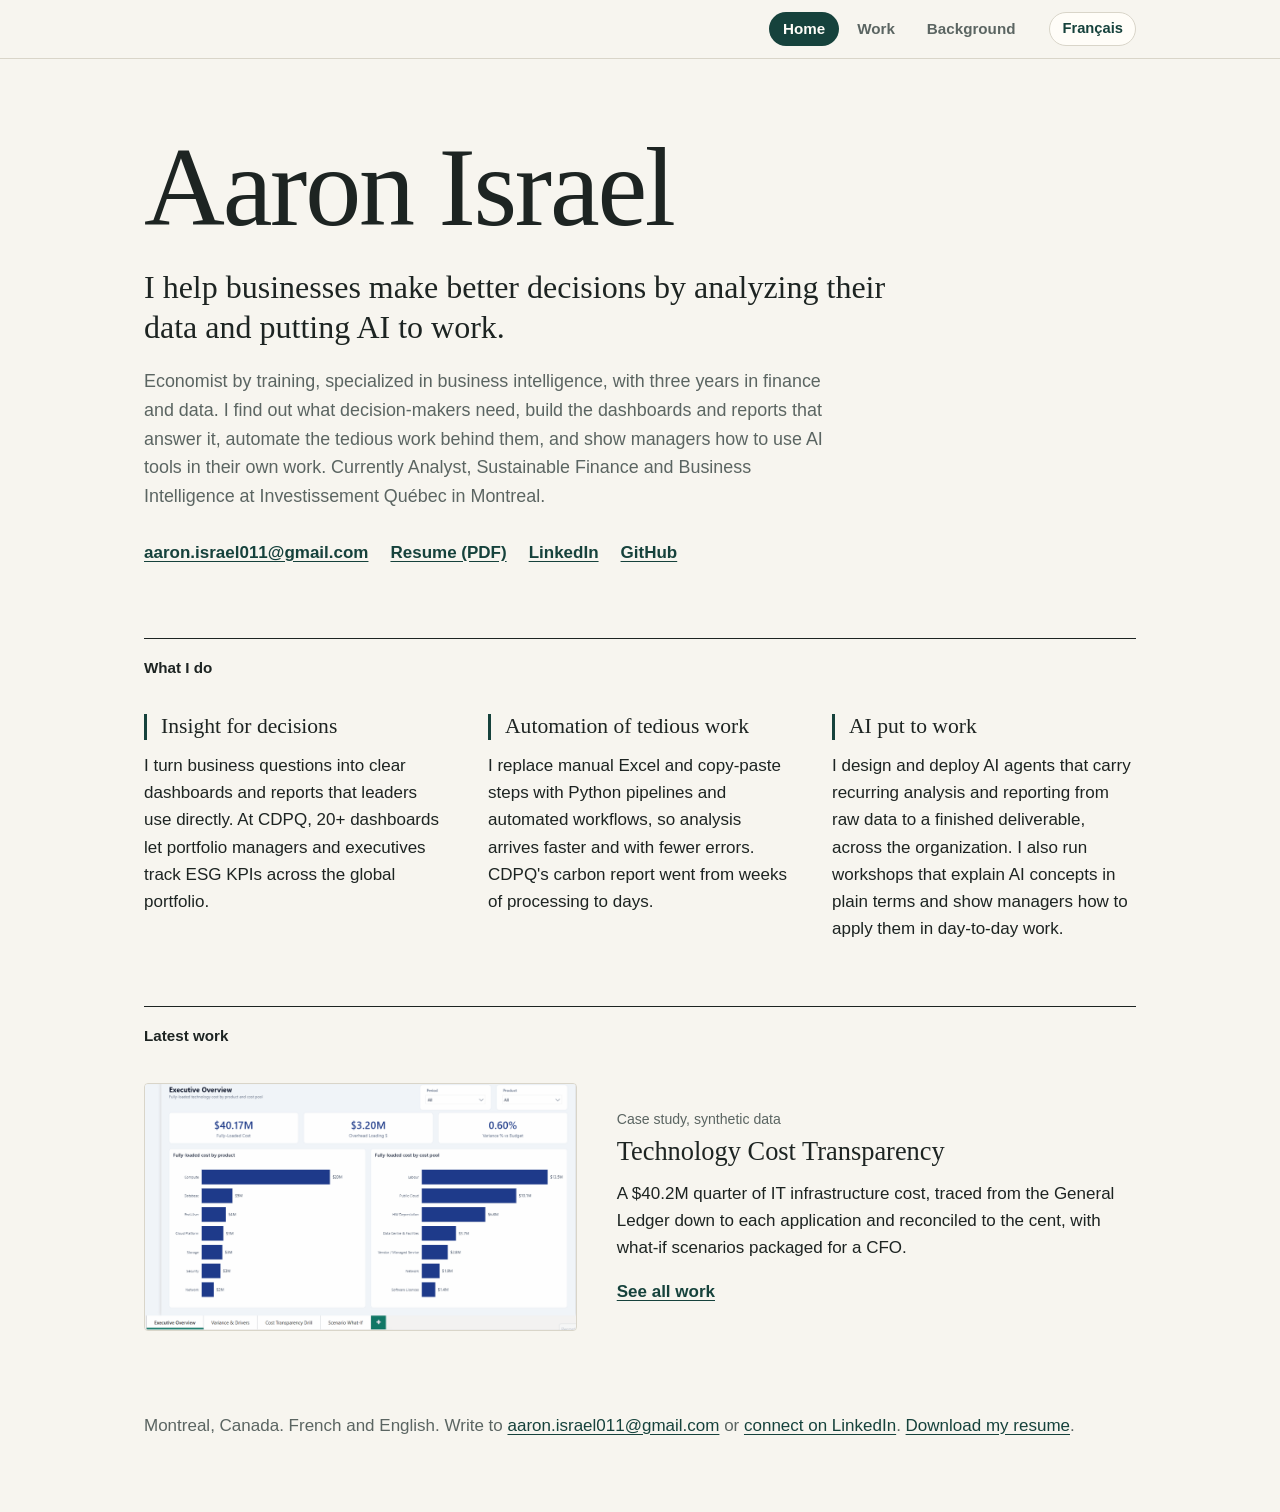
<file: index.html>
<!DOCTYPE html>
<html lang="en">
<head>
<meta charset="utf-8">
<meta name="viewport" content="width=device-width, initial-scale=1">
<title>Aaron Israel | Business intelligence, data and AI</title>
<meta name="description" content="I help businesses make better decisions by analyzing their data and putting AI to work. Business intelligence specialist and economist in Montreal.">
<link rel="canonical" href="https://aaron-analogical.github.io/">
<link rel="alternate" hreflang="en" href="https://aaron-analogical.github.io/">
<link rel="alternate" hreflang="fr" href="https://aaron-analogical.github.io/fr/">
<link rel="icon" href="favicon.svg" type="image/svg+xml">
<link rel="apple-touch-icon" href="img/apple-touch-icon.png">
<meta property="og:type" content="website">
<meta property="og:url" content="https://aaron-analogical.github.io/">
<meta property="og:title" content="Aaron Israel | Business intelligence, data and AI">
<meta property="og:description" content="I help businesses make better decisions by analyzing their data and putting AI to work. Business intelligence, automation and practical AI, in Montreal.">
<meta property="og:image" content="https://aaron-analogical.github.io/img/og-image.png">
<meta property="og:image:width" content="1200">
<meta property="og:image:height" content="630">
<meta property="og:locale" content="en_CA">
<meta property="og:locale:alternate" content="fr_CA">
<meta name="twitter:card" content="summary_large_image">
<link rel="stylesheet" href="style.css?v=6">
<script src="tabs.js?v=1"></script>
</head>
<body>
<header class="site">
  <div class="wrap">
    <a class="brand" href="#home">Aaron Israel</a>
    <nav class="tabs" aria-label="Sections">
      <a href="#home">Home</a>
      <a href="#work">Work</a>
      <a href="#background">Background</a>
    </nav>
    <a class="lang" href="fr/" data-base="fr/" hreflang="fr" lang="fr">Français</a>
  </div>
</header>

<main>
  <div class="panel" id="home" tabindex="-1">
    <div class="hero wrap">
      <h1>Aaron Israel</h1>
      <p class="tagline">I help businesses make better decisions by analyzing their data and putting AI to work.</p>
      <p class="lede">Economist by training, specialized in business intelligence, with three years in finance and data. I find out what decision-makers need, build the dashboards and reports that answer it, automate the tedious work behind them, and show managers how to use AI tools in their own work. Currently Analyst, Sustainable Finance and Business Intelligence at Investissement Québec in Montreal.</p>
      <nav class="links" aria-label="Contact">
        <a href="mailto:aaron.israel011@gmail.com">aaron.israel011@gmail.com</a>
        <a href="cv/Aaron_Israel_Resume.pdf">Resume (PDF)</a>
        <a href="https://www.linkedin.com/in/aaron-israel-89758313b">LinkedIn</a>
        <a href="https://github.com/Aaron-analogical">GitHub</a>
      </nav>
    </div>

    <section class="wrap" aria-labelledby="offer">
      <h2 id="offer">What I do</h2>
      <div class="pillars">
        <div class="pillar">
          <h3>Insight for decisions</h3>
          <p>I turn business questions into clear dashboards and reports that leaders use directly. At CDPQ, 20+ dashboards let portfolio managers and executives track ESG KPIs across the global portfolio.</p>
        </div>
        <div class="pillar">
          <h3>Automation of tedious work</h3>
          <p>I replace manual Excel and copy-paste steps with Python pipelines and automated workflows, so analysis arrives faster and with fewer errors. CDPQ's carbon report went from weeks of processing to days.</p>
        </div>
        <div class="pillar">
          <h3>AI put to work</h3>
          <p>I design and deploy AI agents that carry recurring analysis and reporting from raw data to a finished deliverable, across the organization. I also run workshops that explain AI concepts in plain terms and show managers how to apply them in day-to-day work.</p>
        </div>
      </div>
    </section>

    <section class="wrap" aria-labelledby="latest">
      <h2 id="latest">Latest work</h2>
      <article class="teaser">
        <figure>
          <a href="#work"><img src="img/tech-cost-thumb.png" alt="Power BI executive overview: $40.17M fully-loaded technology cost, split by product and by cost pool." width="1000" height="571"></a>
        </figure>
        <div>
          <p class="kind">Case study, synthetic data</p>
          <h3>Technology Cost Transparency</h3>
          <p>A $40.2M quarter of IT infrastructure cost, traced from the General Ledger down to each application and reconciled to the cent, with what-if scenarios packaged for a CFO.</p>
          <p class="actions"><a href="#work">See all work</a></p>
        </div>
      </article>
    </section>
  </div>

  <div class="panel" id="work" tabindex="-1">
    <section class="wrap" aria-labelledby="work-title">
      <h2 id="work-title">Projects, open code</h2>
      <p class="section-note">Code, data and methods are public, so you can check the work yourself.</p>

      <article class="project wide">
        <div class="project-text">
          <div class="project-head">
            <p class="kind">Case study, synthetic data</p>
            <h3>Technology Cost Transparency</h3>
          </div>
          <div>
            <p>Business owners saw one fully-loaded IT number and could not tell what drove it or who consumed it. I traced a $40.2M quarter of infrastructure cost from the General Ledger down to products and applications, using driver-based allocation in Snowflake SQL that reconciles to the cent.</p>
          </div>
          <div>
            <p>A Power BI report lets a CFO drill from product to application and move two what-if sliders: a vendor price rise (+$204k, certain) and a cloud migration that lands anywhere from <span class="nw">−$101k</span> to <span class="nw">+$606k</span> depending on the assumptions. The company is fictional and the data is synthetic.</p>
            <p class="stack">Snowflake SQL, Power BI (DAX, PBIP), DuckDB, Python</p>
            <p class="actions"><a href="https://github.com/Aaron-analogical/tech-cost-transparency">Code</a> <a href="https://github.com/Aaron-analogical/tech-cost-transparency/blob/main/presentation/Meridian_Case_Study_Presentation.pdf">Deck (PDF)</a> <a href="https://aaron-analogical.github.io/tech-cost-transparency/03_powerbi/C_Dashboard_Wireframes.html">Dashboard wireframes</a></p>
          </div>
        </div>
        <figure>
          <a href="img/tech-cost-demo.gif" class="zoom"><img src="img/tech-cost-demo.gif" alt="Power BI report: filtering by product, drilling from product to application, and moving the what-if sliders." loading="lazy" width="1381" height="788"></a>
          <figcaption>Power BI cost transparency report. <a href="img/tech-cost-demo.gif">Open full size</a></figcaption>
        </figure>
      </article>

      <article class="project wide">
        <div class="project-text">
          <div class="project-head">
            <p class="kind">Personal project, live</p>
            <h3>Economic Data Warehouse</h3>
          </div>
          <div>
            <p>A production-style ELT pipeline built on public data. Python extractors pull 23 US indicators from the Federal Reserve's FRED API and 7 annual indicators for 10 countries from the World Bank, then load them into Postgres and log every run.</p>
          </div>
          <div>
            <p>dbt models the raw data into tested star schemas, and a version-controlled Power BI report compares countries on top of them. It runs every day on GitHub Actions.</p>
            <p class="stack">Python, PostgreSQL, dbt, Power BI, GitHub Actions</p>
            <p class="actions"><a href="https://github.com/Aaron-analogical/economic-dashboard">Code</a> <a href="https://aaron-analogical.github.io/economic-dashboard/">dbt docs and lineage</a></p>
          </div>
        </div>
        <figure>
          <a href="img/dashboard-demo.gif" class="zoom"><img src="img/dashboard-demo.gif" alt="Power BI country comparison report: choosing two countries and an indicator updates the cards, trend and ranking." loading="lazy" width="1428" height="796"></a>
          <figcaption>Power BI country comparison. <a href="img/dashboard-demo.gif">Open full size</a></figcaption>
        </figure>
      </article>

      <article class="project">
        <div class="project-text">
          <p class="kind">M.Sc. thesis, HEC Montréal</p>
          <h3>How financing changes the fiscal multiplier</h3>
          <p>When interest rates are stuck at zero, does it matter how a government pays for a stimulus plan? A simple model says a labor tax beats a lump-sum tax. A full dynamic model reverses that under a balanced budget, because the tax's effect on inflation outlasts the trap.</p>
          <p>I rebuilt the thesis as a reproducible project using free tools. One command reruns the model and rebuilds every table and figure, and all 69 validation checks land within 0.005 of the thesis results.</p>
          <p class="stack">Dynare, Octave, Python, DSGE modelling</p>
          <p class="actions"><a href="https://aaron-analogical.github.io/fiscal-multiplier-liquidity-trap/">Try the interactive page</a> <a href="https://github.com/Aaron-analogical/fiscal-multiplier-liquidity-trap">Code and thesis</a></p>
        </div>
        <figure>
          <img src="img/multiplier-headline.png" alt="Chart comparing lump-sum and labor tax multipliers in a liquidity trap: the better option flips between the simple and the full model." loading="lazy">
        </figure>
      </article>

    </section>

    <section class="wrap" aria-labelledby="experience">
      <h2 id="experience">Professional experience</h2>
      <p class="section-note">Work done for employers. The code and data belong to them and are not public.</p>

      <article class="project">
        <div class="project-text">
          <p class="kind">CDPQ, Sustainable Investing, 2024 to 2026</p>
          <h3>Carbon reporting and ESG analytics</h3>
          <p>Helped move the team from fragmented Excel processes to automated reporting. Built the Python ETL pipeline behind CDPQ's annual public carbon footprint report, cutting processing from weeks to days, and maintained 20+ Power BI dashboards for portfolio managers and executives.</p>
          <p class="stack">Python, Snowflake, Power BI</p>
        </div>
        <figure class="flow" aria-label="Diagram: Excel files and data feeds go through a Python ETL into Snowflake, which feeds the annual carbon footprint report and 20+ Power BI dashboards.">
          <div class="step">Excel files and data feeds</div>
          <div class="arrow" aria-hidden="true"></div>
          <div class="step strong">Python ETL</div>
          <div class="arrow" aria-hidden="true"></div>
          <div class="step strong">Snowflake</div>
          <div class="arrow split" aria-hidden="true"></div>
          <div class="outputs">
            <div class="step out">Annual public carbon footprint report</div>
            <div class="step out">20+ Power BI dashboards for portfolio managers and executives</div>
          </div>
          <figcaption>Processing time: weeks to days</figcaption>
        </figure>
      </article>

      <div class="pair">
        <article class="note">
          <p class="kind">Investissement Québec, 2026 to now</p>
          <h3>AI tools for business teams</h3>
          <p>Design and deploy AI agents that automate recurring data analysis and reporting across the organization, inside a Copilot-restricted environment. Run workshops that turn GenAI concepts into daily practice for non-technical teams.</p>
          <p class="stack">Claude and LLM tooling, Power BI, Snowflake</p>
        </article>
        <article class="note">
          <p class="kind">Maxa AI, 2026</p>
          <h3>Testing a conversational AI before release</h3>
          <p>Built a Python QA framework that checked the answers of Maxa Analyst, a Snowflake-native conversational AI, against ground-truth data mart values before each production release, across multiple client configurations.</p>
          <p class="stack">Python, Snowflake CLI, Power BI Service API</p>
        </article>
      </div>
    </section>
  </div>

  <div class="panel" id="background" tabindex="-1">
    <section class="wrap" aria-labelledby="path">
      <h2 id="path">Background</h2>
      <ol class="timeline">
        <li><span>Aug 2026 to now</span><div><strong>Investissement Québec</strong><br>Analyst, Sustainable Finance and Business Intelligence</div></li>
        <li><span>Jan to Aug 2026</span><div><strong>Maxa AI</strong><br>Business Analyst and BI Developer</div></li>
        <li><span>Feb 2024 to Jan 2026</span><div><strong>CDPQ</strong><br>Business Intelligence Analyst, Sustainable Investing</div></li>
        <li><span>May to Dec 2023</span><div><strong>CDPQ</strong><br>Analyst Intern, Economic and Financial Analysis; Geopolitical and Cross-sectoral Risk</div></li>
        <li><span>2021 to 2023</span><div><strong>HEC Montréal</strong><br>M.Sc. Applied Economics</div></li>
        <li><span>2018 to 2021</span><div><strong>HEC Montréal</strong><br>BBA, International Business and Applied Economics</div></li>
      </ol>
      <p class="actions after-list"><a href="cv/Aaron_Israel_Resume.pdf">Download my resume (PDF)</a></p>
    </section>
  </div>
</main>

<footer class="wrap">
  <p>Montreal, Canada. French and English. Write to <a href="mailto:aaron.israel011@gmail.com">aaron.israel011@gmail.com</a> or <a href="https://www.linkedin.com/in/aaron-israel-89758313b">connect on LinkedIn</a>. <a href="cv/Aaron_Israel_Resume.pdf">Download my resume</a>.</p>
</footer>
</body>
</html>
</file>
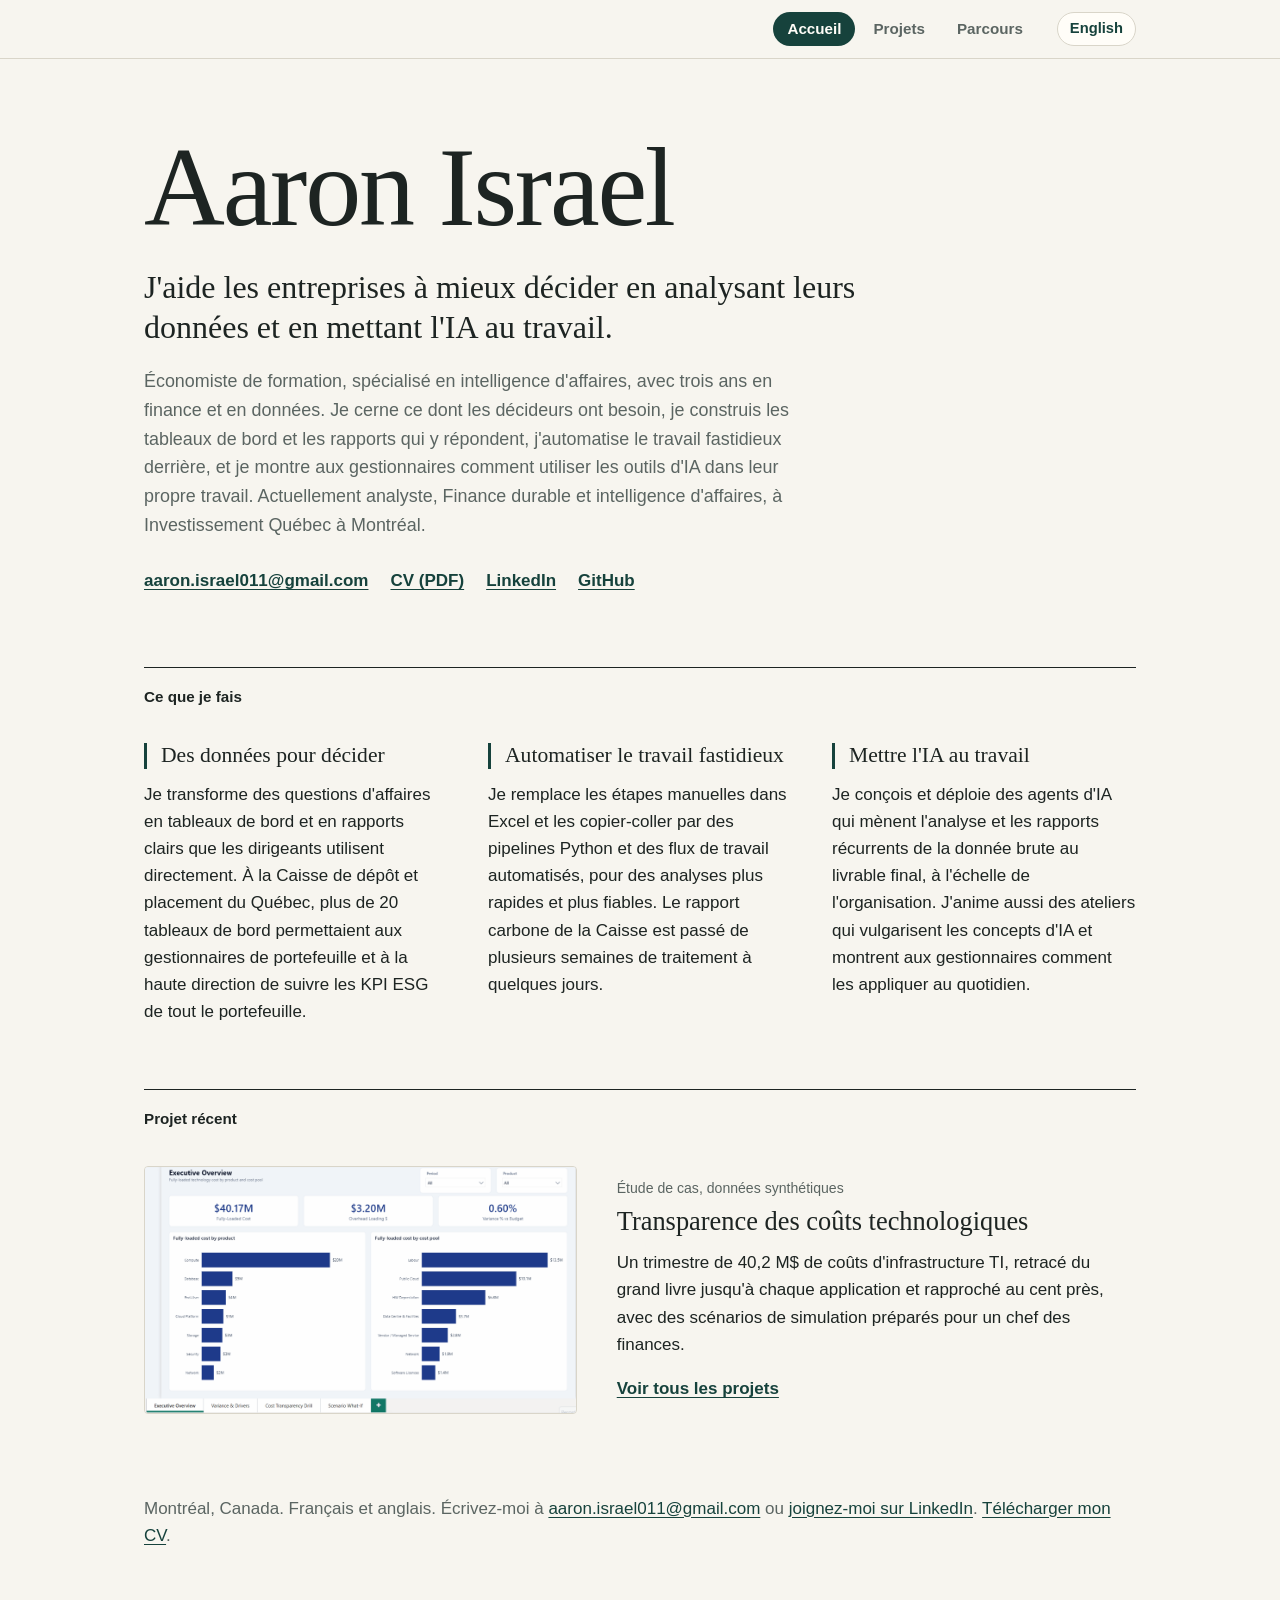
<file: fr/index.html>
<!DOCTYPE html>
<html lang="fr-CA">
<head>
<meta charset="utf-8">
<meta name="viewport" content="width=device-width, initial-scale=1">
<title>Aaron Israel | Intelligence d'affaires, données et IA</title>
<meta name="description" content="J'aide les entreprises à mieux décider en analysant leurs données et en mettant l'IA au travail. Spécialiste en intelligence d'affaires et économiste à Montréal.">
<link rel="canonical" href="https://aaron-analogical.github.io/fr/">
<link rel="alternate" hreflang="en" href="https://aaron-analogical.github.io/">
<link rel="alternate" hreflang="fr" href="https://aaron-analogical.github.io/fr/">
<link rel="icon" href="../favicon.svg" type="image/svg+xml">
<link rel="apple-touch-icon" href="../img/apple-touch-icon.png">
<meta property="og:type" content="website">
<meta property="og:url" content="https://aaron-analogical.github.io/fr/">
<meta property="og:title" content="Aaron Israel | Intelligence d'affaires, données et IA">
<meta property="og:description" content="J'aide les entreprises à mieux décider en analysant leurs données et en mettant l'IA au travail. Intelligence d'affaires, automatisation et IA concrète, à Montréal.">
<meta property="og:image" content="https://aaron-analogical.github.io/img/og-image-fr.png">
<meta property="og:image:width" content="1200">
<meta property="og:image:height" content="630">
<meta property="og:locale" content="fr_CA">
<meta property="og:locale:alternate" content="en_CA">
<meta name="twitter:card" content="summary_large_image">
<link rel="stylesheet" href="../style.css?v=6">
<script src="../tabs.js?v=1"></script>
</head>
<body>
<header class="site">
  <div class="wrap">
    <a class="brand" href="#home">Aaron Israel</a>
    <nav class="tabs" aria-label="Sections">
      <a href="#home">Accueil</a>
      <a href="#work">Projets</a>
      <a href="#background">Parcours</a>
    </nav>
    <a class="lang" href="../" data-base="../" hreflang="en" lang="en">English</a>
  </div>
</header>

<main>
  <div class="panel" id="home" tabindex="-1">
    <div class="hero wrap">
      <h1>Aaron Israel</h1>
      <p class="tagline">J'aide les entreprises à mieux décider en analysant leurs données et en mettant l'IA au travail.</p>
      <p class="lede">Économiste de formation, spécialisé en intelligence d'affaires, avec trois ans en finance et en données. Je cerne ce dont les décideurs ont besoin, je construis les tableaux de bord et les rapports qui y répondent, j'automatise le travail fastidieux derrière, et je montre aux gestionnaires comment utiliser les outils d'IA dans leur propre travail. Actuellement analyste, Finance durable et intelligence d'affaires, à Investissement Québec à Montréal.</p>
      <nav class="links" aria-label="Contact">
        <a href="mailto:aaron.israel011@gmail.com">aaron.israel011@gmail.com</a>
        <a href="../cv/Aaron_Israel_CV.pdf">CV (PDF)</a>
        <a href="https://www.linkedin.com/in/aaron-israel-89758313b">LinkedIn</a>
        <a href="https://github.com/Aaron-analogical">GitHub</a>
      </nav>
    </div>

    <section class="wrap" aria-labelledby="offer">
      <h2 id="offer">Ce que je fais</h2>
      <div class="pillars">
        <div class="pillar">
          <h3>Des données pour décider</h3>
          <p>Je transforme des questions d'affaires en tableaux de bord et en rapports clairs que les dirigeants utilisent directement. À la Caisse de dépôt et placement du Québec, plus de 20 tableaux de bord permettaient aux gestionnaires de portefeuille et à la haute direction de suivre les KPI ESG de tout le portefeuille.</p>
        </div>
        <div class="pillar">
          <h3>Automatiser le travail fastidieux</h3>
          <p>Je remplace les étapes manuelles dans Excel et les copier-coller par des pipelines Python et des flux de travail automatisés, pour des analyses plus rapides et plus fiables. Le rapport carbone de la Caisse est passé de plusieurs semaines de traitement à quelques jours.</p>
        </div>
        <div class="pillar">
          <h3>Mettre l'IA au travail</h3>
          <p>Je conçois et déploie des agents d'IA qui mènent l'analyse et les rapports récurrents de la donnée brute au livrable final, à l'échelle de l'organisation. J'anime aussi des ateliers qui vulgarisent les concepts d'IA et montrent aux gestionnaires comment les appliquer au quotidien.</p>
        </div>
      </div>
    </section>

    <section class="wrap" aria-labelledby="latest">
      <h2 id="latest">Projet récent</h2>
      <article class="teaser">
        <figure>
          <a href="#work"><img src="../img/tech-cost-thumb.png" alt="Vue d'ensemble Power BI : 40,17 M$ de coût technologique tout compris, réparti par produit et par catégorie de coûts." width="1000" height="571"></a>
        </figure>
        <div>
          <p class="kind">Étude de cas, données synthétiques</p>
          <h3>Transparence des coûts technologiques</h3>
          <p>Un trimestre de 40,2 M$ de coûts d'infrastructure TI, retracé du grand livre jusqu'à chaque application et rapproché au cent près, avec des scénarios de simulation préparés pour un chef des finances.</p>
          <p class="actions"><a href="#work">Voir tous les projets</a></p>
        </div>
      </article>
    </section>
  </div>

  <div class="panel" id="work" tabindex="-1">
    <section class="wrap" aria-labelledby="work-title">
      <h2 id="work-title">Projets, code ouvert</h2>
      <p class="section-note">Le code, les données et les méthodes sont publics : vous pouvez vérifier le travail vous-même.</p>

      <article class="project wide">
        <div class="project-text">
          <div class="project-head">
            <p class="kind">Étude de cas, données synthétiques</p>
            <h3>Transparence des coûts technologiques</h3>
          </div>
          <div>
            <p>Les responsables d'affaires voyaient un seul coût TI tout compris, sans savoir ce qui le composait ni qui le consommait. J'ai retracé un trimestre de 40,2 M$ de coûts d'infrastructure, du grand livre jusqu'aux produits et aux applications, par une allocation fondée sur des inducteurs de coûts en SQL Snowflake, rapprochée au cent près.</p>
          </div>
          <div>
            <p>Un rapport Power BI permet à un chef des finances de descendre du produit à l'application et d'actionner deux curseurs de simulation : une hausse de prix des fournisseurs (<span class="nw">+204 k$</span>, certaine) et une migration infonuagique dont l'effet va de <span class="nw">−101 k$</span> à <span class="nw">+606 k$</span> selon les hypothèses. L'entreprise est fictive et les données sont synthétiques.</p>
            <p class="stack">SQL Snowflake, Power BI (DAX, PBIP), DuckDB, Python</p>
            <p class="actions"><a href="https://github.com/Aaron-analogical/tech-cost-transparency">Code</a> <a href="https://github.com/Aaron-analogical/tech-cost-transparency/blob/main/presentation/Meridian_Case_Study_Presentation.pdf">Présentation (PDF, en anglais)</a> <a href="https://aaron-analogical.github.io/tech-cost-transparency/03_powerbi/C_Dashboard_Wireframes.html">Maquettes du tableau de bord</a></p>
          </div>
        </div>
        <figure>
          <a href="../img/tech-cost-demo.gif" class="zoom"><img src="../img/tech-cost-demo.gif" alt="Rapport Power BI : filtrer par produit, descendre du produit à l'application et actionner les curseurs de simulation." loading="lazy" width="1381" height="788"></a>
          <figcaption>Rapport Power BI sur la transparence des coûts. <a href="../img/tech-cost-demo.gif">Voir en grand</a></figcaption>
        </figure>
      </article>

      <article class="project wide">
        <div class="project-text">
          <div class="project-head">
            <p class="kind">Projet personnel, en ligne</p>
            <h3>Entrepôt de données économiques</h3>
          </div>
          <div>
            <p>Un pipeline ELT de niveau production construit sur des données publiques. Des extracteurs Python récupèrent 23 indicateurs américains de l'API FRED de la Réserve fédérale et 7 indicateurs annuels pour 10 pays de la Banque mondiale, les chargent dans Postgres et journalisent chaque exécution.</p>
          </div>
          <div>
            <p>dbt modélise les données brutes en schémas en étoile testés, et un rapport Power BI versionné compare les pays à partir de ces modèles. Le tout s'exécute chaque jour sur GitHub Actions.</p>
            <p class="stack">Python, PostgreSQL, dbt, Power BI, GitHub Actions</p>
            <p class="actions"><a href="https://github.com/Aaron-analogical/economic-dashboard">Code</a> <a href="https://aaron-analogical.github.io/economic-dashboard/">Documentation dbt et lignage</a></p>
          </div>
        </div>
        <figure>
          <a href="../img/dashboard-demo.gif" class="zoom"><img src="../img/dashboard-demo.gif" alt="Rapport Power BI de comparaison entre pays : choisir deux pays et un indicateur met à jour les cartes, la tendance et le classement." loading="lazy" width="1428" height="796"></a>
          <figcaption>Comparaison entre pays dans Power BI. <a href="../img/dashboard-demo.gif">Voir en grand</a></figcaption>
        </figure>
      </article>

      <article class="project">
        <div class="project-text">
          <p class="kind">Mémoire de M. Sc., HEC Montréal</p>
          <h3>Comment le financement change le multiplicateur budgétaire</h3>
          <p>Quand les taux d'intérêt sont bloqués à zéro, la façon dont un gouvernement finance un plan de relance a-t-elle de l'importance ? Un modèle simple dit qu'une taxe sur le travail fait mieux qu'un impôt forfaitaire. Un modèle dynamique complet inverse ce résultat sous budget équilibré, parce que l'effet de la taxe sur l'inflation dure plus longtemps que la trappe.</p>
          <p>J'ai reconstruit le mémoire en projet reproductible avec des outils gratuits. Une seule commande relance le modèle et régénère chaque tableau et chaque figure, et les 69 contrôles de validation tombent à moins de 0,005 des résultats du mémoire.</p>
          <p class="stack">Dynare, Octave, Python, modélisation DSGE</p>
          <p class="actions"><a href="https://aaron-analogical.github.io/fiscal-multiplier-liquidity-trap/">Essayer la page interactive</a> <a href="https://github.com/Aaron-analogical/fiscal-multiplier-liquidity-trap">Code et mémoire</a></p>
        </div>
        <figure>
          <img src="../img/multiplier-headline.png" alt="Graphique comparant les multiplicateurs avec impôt forfaitaire et taxe sur le travail en trappe à liquidité : la meilleure option s'inverse entre le modèle simple et le modèle complet." loading="lazy">
        </figure>
      </article>

    </section>

    <section class="wrap" aria-labelledby="experience">
      <h2 id="experience">Expérience professionnelle</h2>
      <p class="section-note">Travail réalisé pour des employeurs. Le code et les données leur appartiennent et ne sont pas publics.</p>

      <article class="project">
        <div class="project-text">
          <p class="kind">Caisse de dépôt et placement du Québec, Investissement durable, 2024 à 2026</p>
          <h3>Reporting carbone et analytique ESG</h3>
          <p>J'ai aidé l'équipe à passer de processus Excel fragmentés à des rapports automatisés. J'ai construit le pipeline ETL Python derrière le rapport public annuel sur l'empreinte carbone de la Caisse, ce qui a réduit le traitement de plusieurs semaines à quelques jours, et maintenu plus de 20 tableaux de bord Power BI pour les gestionnaires de portefeuille et la haute direction.</p>
          <p class="stack">Python, Snowflake, Power BI</p>
        </div>
        <figure class="flow" aria-label="Schéma : des fichiers Excel et des flux de données passent par un ETL Python vers Snowflake, qui alimente le rapport annuel sur l'empreinte carbone et plus de 20 tableaux de bord Power BI.">
          <div class="step">Fichiers Excel et flux de données</div>
          <div class="arrow" aria-hidden="true"></div>
          <div class="step strong">ETL Python</div>
          <div class="arrow" aria-hidden="true"></div>
          <div class="step strong">Snowflake</div>
          <div class="arrow split" aria-hidden="true"></div>
          <div class="outputs">
            <div class="step out">Rapport public annuel sur l'empreinte carbone</div>
            <div class="step out">Plus de 20 tableaux de bord Power BI pour les gestionnaires et la direction</div>
          </div>
          <figcaption>Temps de traitement : de plusieurs semaines à quelques jours</figcaption>
        </figure>
      </article>

      <div class="pair">
        <article class="note">
          <p class="kind">Investissement Québec, depuis 2026</p>
          <h3>Des outils d'IA pour les équipes d'affaires</h3>
          <p>Je conçois et déploie des agents d'IA qui automatisent l'analyse de données et les rapports récurrents à l'échelle de l'organisation, dans un environnement limité à Copilot. J'anime des ateliers qui transforment les concepts d'IA générative en pratiques quotidiennes pour des équipes non techniques.</p>
          <p class="stack">Claude et outils LLM, Power BI, Snowflake</p>
        </article>
        <article class="note">
          <p class="kind">Maxa AI, 2026</p>
          <h3>Tester une IA conversationnelle avant sa mise en production</h3>
          <p>J'ai construit un cadre de QA en Python qui vérifiait les réponses de Maxa Analyst, une IA conversationnelle native Snowflake, par rapport aux valeurs de référence des datamarts avant chaque mise en production, sur plusieurs configurations clients.</p>
          <p class="stack">Python, CLI Snowflake, API Power BI Service</p>
        </article>
      </div>
    </section>
  </div>

  <div class="panel" id="background" tabindex="-1">
    <section class="wrap" aria-labelledby="path">
      <h2 id="path">Parcours</h2>
      <ol class="timeline">
        <li><span>Depuis août 2026</span><div><strong>Investissement Québec</strong><br>Analyste, Finance durable et intelligence d'affaires</div></li>
        <li><span>Janv. à août 2026</span><div><strong>Maxa AI</strong><br>Analyste d'affaires et développeur BI</div></li>
        <li><span>Févr. 2024 à janv. 2026</span><div><strong>Caisse de dépôt et placement du Québec</strong><br>Analyste en intelligence d'affaires, Investissement durable</div></li>
        <li><span>Mai à déc. 2023</span><div><strong>Caisse de dépôt et placement du Québec</strong><br>Analyste stagiaire, Analyse économique et financière; Risques géopolitiques et intersectoriels</div></li>
        <li><span>2021 à 2023</span><div><strong>HEC Montréal</strong><br>M. Sc. en économie appliquée</div></li>
        <li><span>2018 à 2021</span><div><strong>HEC Montréal</strong><br>B.A.A., Affaires internationales et économie appliquée</div></li>
      </ol>
      <p class="actions after-list"><a href="../cv/Aaron_Israel_CV.pdf">Télécharger mon CV (PDF)</a></p>
    </section>
  </div>
</main>

<footer class="wrap">
  <p>Montréal, Canada. Français et anglais. Écrivez-moi à <a href="mailto:aaron.israel011@gmail.com">aaron.israel011@gmail.com</a> ou <a href="https://www.linkedin.com/in/aaron-israel-89758313b">joignez-moi sur LinkedIn</a>. <a href="../cv/Aaron_Israel_CV.pdf">Télécharger mon CV</a>.</p>
</footer>
</body>
</html>
</file>
<file: style.css>
:root {
  --paper: #f7f5ef;
  --ink: #1d2422;
  --muted: #5b6562;
  --line: #d9d5c9;
  --accent: #16423c;
  --card: #fffdf8;
  --serif: Georgia, "Times New Roman", serif;
  --sans: "Segoe UI", -apple-system, BlinkMacSystemFont, Roboto, "Helvetica Neue", Arial, sans-serif;
}

* { box-sizing: border-box; }

html { -webkit-text-size-adjust: 100%; }

body {
  margin: 0;
  background: var(--paper);
  color: var(--ink);
  font: 17px/1.6 var(--sans);
}

.wrap {
  max-width: 1040px;
  margin: 0 auto;
  padding: 0 24px;
}

a {
  color: var(--accent);
  text-underline-offset: 3px;
}

a:hover { text-decoration-thickness: 2px; }

a:focus-visible {
  outline: 2px solid var(--accent);
  outline-offset: 3px;
}

/* Site header and tabs */
.site {
  position: sticky;
  top: 0;
  z-index: 10;
  background: var(--paper);
  border-bottom: 1px solid var(--line);
}

.site .wrap {
  display: flex;
  flex-wrap: wrap;
  align-items: center;
  gap: 8px 20px;
  padding-top: 12px;
  padding-bottom: 12px;
}

.brand {
  margin-right: auto;
  font: 400 1.3rem/1.2 var(--serif);
  color: var(--ink);
  text-decoration: none;
}

/* The big name is right below on the home tab, so the small one steps aside. */
html[data-tab="home"] .brand { visibility: hidden; }

.tabs { display: flex; gap: 4px; }

.tabs a {
  padding: 5px 14px;
  border-radius: 999px;
  font-size: 0.95rem;
  font-weight: 600;
  color: var(--muted);
  text-decoration: none;
}

.tabs a:hover { color: var(--accent); }

.tabs a[aria-current="page"] {
  background: var(--accent);
  color: var(--card);
}

/* Panels: with JavaScript only the current tab shows; without it they stack. */
.panel { scroll-margin-top: 72px; }

.panel:focus { outline: none; }

.panel + .panel { padding-top: 48px; }

html[data-tab] .panel { display: none; padding-top: 48px; }

html[data-tab="home"] #home { display: block; padding-top: 0; }

html[data-tab="work"] #work,
html[data-tab="background"] #background { display: block; }

/* Hero */
.hero { padding-top: 72px; padding-bottom: 72px; }

.tagline {
  max-width: 24em;
  margin: 0 0 20px;
  font: 400 clamp(1.4rem, 3vw, 2rem)/1.25 var(--serif);
}

.lang {
  font-size: 0.92rem;
  font-weight: 600;
  padding: 4px 12px;
  border: 1px solid var(--line);
  border-radius: 999px;
  text-decoration: none;
  background: var(--card);
}

.lang:hover { border-color: var(--accent); }

h1 {
  margin: 0 0 24px;
  font: 400 clamp(3.4rem, 11vw, 7rem)/1 var(--serif);
  letter-spacing: -0.02em;
}

.lede {
  max-width: 38em;
  margin: 0 0 28px;
  font-size: 1.12rem;
  color: var(--muted);
}

.links {
  display: flex;
  flex-wrap: wrap;
  gap: 8px 22px;
}

.links a { font-weight: 600; }

/* Sections */
section.wrap { padding-bottom: 64px; }

h2 {
  margin: 0 0 8px;
  padding-top: 18px;
  border-top: 1px solid var(--ink);
  font: 600 0.95rem/1.4 var(--sans);
}

h3 {
  margin: 0 0 12px;
  font: 400 1.65rem/1.2 var(--serif);
}

.kind {
  margin: 0 0 6px;
  font-size: 0.88rem;
  color: var(--muted);
}

.stack {
  font-size: 0.9rem;
  color: var(--muted);
}

.actions a { margin-right: 18px; font-weight: 600; white-space: nowrap; }

/* What I do */
.pillars {
  display: grid;
  grid-template-columns: repeat(3, 1fr);
  gap: 40px;
  padding-top: 28px;
}

.pillar h3 {
  font-size: 1.35rem;
  padding-left: 14px;
  border-left: 3px solid var(--accent);
}

.pillar p { margin: 0; color: var(--ink); }

/* Home teaser */
.teaser {
  display: grid;
  grid-template-columns: 5fr 6fr;
  gap: 40px;
  align-items: center;
  padding-top: 28px;
}

.teaser p { margin-top: 0; }

.teaser .actions { margin-bottom: 0; }

.after-list { margin: 28px 0 0; }

.nw { white-space: nowrap; }

.section-note {
  margin: 0;
  font-size: 0.92rem;
  color: var(--muted);
}

/* Projects */
.project {
  display: grid;
  grid-template-columns: 5fr 6fr;
  gap: 48px;
  align-items: center;
  padding: 48px 0;
  border-bottom: 1px solid var(--line);
}

.project p { margin-top: 0; }

/* The next section's heading rule already closes the group. */
.project:last-child { border-bottom: 0; }

.project .actions { margin-bottom: 0; }

figure { margin: 0; }

figure img {
  display: block;
  width: 100%;
  height: auto;
  border: 1px solid var(--line);
  border-radius: 4px;
  background: #fff;
}

figcaption {
  margin-top: 10px;
  font-size: 0.88rem;
  color: var(--muted);
}

/* Wide project: text above, full-width figure below */
.project.wide {
  grid-template-columns: 1fr;
  gap: 28px;
}

.project.wide .project-text {
  display: grid;
  grid-template-columns: 1fr 1fr;
  gap: 0 48px;
}

.project.wide .project-head { grid-column: 1 / -1; }

.project.wide .project-text p:last-child { margin-bottom: 0; }

.zoom { display: block; cursor: zoom-in; }

/* Pipeline diagram */
.flow {
  display: flex;
  flex-direction: column;
  align-items: center;
  padding: 28px 24px 22px;
  background: var(--card);
  border: 1px solid var(--line);
  border-radius: 4px;
}

.step {
  width: 100%;
  max-width: 300px;
  padding: 10px 14px;
  border: 1px solid var(--line);
  border-radius: 4px;
  background: var(--paper);
  text-align: center;
  font-size: 0.92rem;
  line-height: 1.35;
}

.step.strong {
  background: var(--accent);
  border-color: var(--accent);
  color: var(--card);
  font-weight: 600;
}

.arrow {
  position: relative;
  width: 2px;
  height: 26px;
  background: var(--muted);
}

.arrow::after {
  content: "";
  position: absolute;
  bottom: -1px;
  left: -5px;
  border: 6px solid transparent;
  border-top: 7px solid var(--muted);
  border-bottom: 0;
}

.outputs {
  display: grid;
  grid-template-columns: 1fr 1fr;
  gap: 12px;
  width: 100%;
  max-width: 440px;
}

.step.out { max-width: none; background: #fff; }

.flow figcaption {
  margin-top: 16px;
  font-weight: 600;
  color: var(--accent);
}

/* Experience notes */
.pair {
  display: grid;
  grid-template-columns: 1fr 1fr;
  gap: 24px;
  padding-top: 48px;
}

.note {
  padding: 28px;
  background: var(--card);
  border: 1px solid var(--line);
  border-radius: 4px;
}

.note p { margin-top: 0; }

.note .stack { margin-bottom: 0; }

/* Timeline */
.timeline {
  margin: 0;
  padding: 0;
  list-style: none;
}

.timeline li {
  display: grid;
  grid-template-columns: 150px 1fr;
  gap: 16px;
  padding: 16px 0;
  border-bottom: 1px solid var(--line);
}

.timeline span { color: var(--muted); font-size: 0.92rem; padding-top: 2px; }

footer.wrap {
  padding-bottom: 56px;
  color: var(--muted);
}

@media (max-width: 800px) {
  .hero { padding-top: 48px; padding-bottom: 48px; }
  .teaser { grid-template-columns: 1fr; gap: 20px; }
  html[data-tab] .panel, .panel + .panel { padding-top: 32px; }
  html[data-tab="home"] #home { padding-top: 0; }
  .project { grid-template-columns: 1fr; gap: 24px; padding: 36px 0; }
  .pillars { grid-template-columns: 1fr; gap: 28px; }
  .project.wide .project-text { grid-template-columns: 1fr; gap: 0; }
  .project.wide .project-text > div:nth-child(2) p:last-child { margin-bottom: 1em; }
  .pair { grid-template-columns: 1fr; padding-top: 36px; }
  .timeline li { grid-template-columns: 1fr; gap: 2px; }
}

@media (max-width: 600px) {
  .tabs { order: 3; flex-basis: 100%; margin-left: -14px; }
  .panel { scroll-margin-top: 104px; }
}

@media (max-width: 480px) {
  .wrap { padding-left: 16px; padding-right: 16px; }
  .note { padding: 22px 18px; }
  .outputs { grid-template-columns: 1fr; }
  .links a[href^="mailto"] { overflow-wrap: anywhere; }
}
</file>
